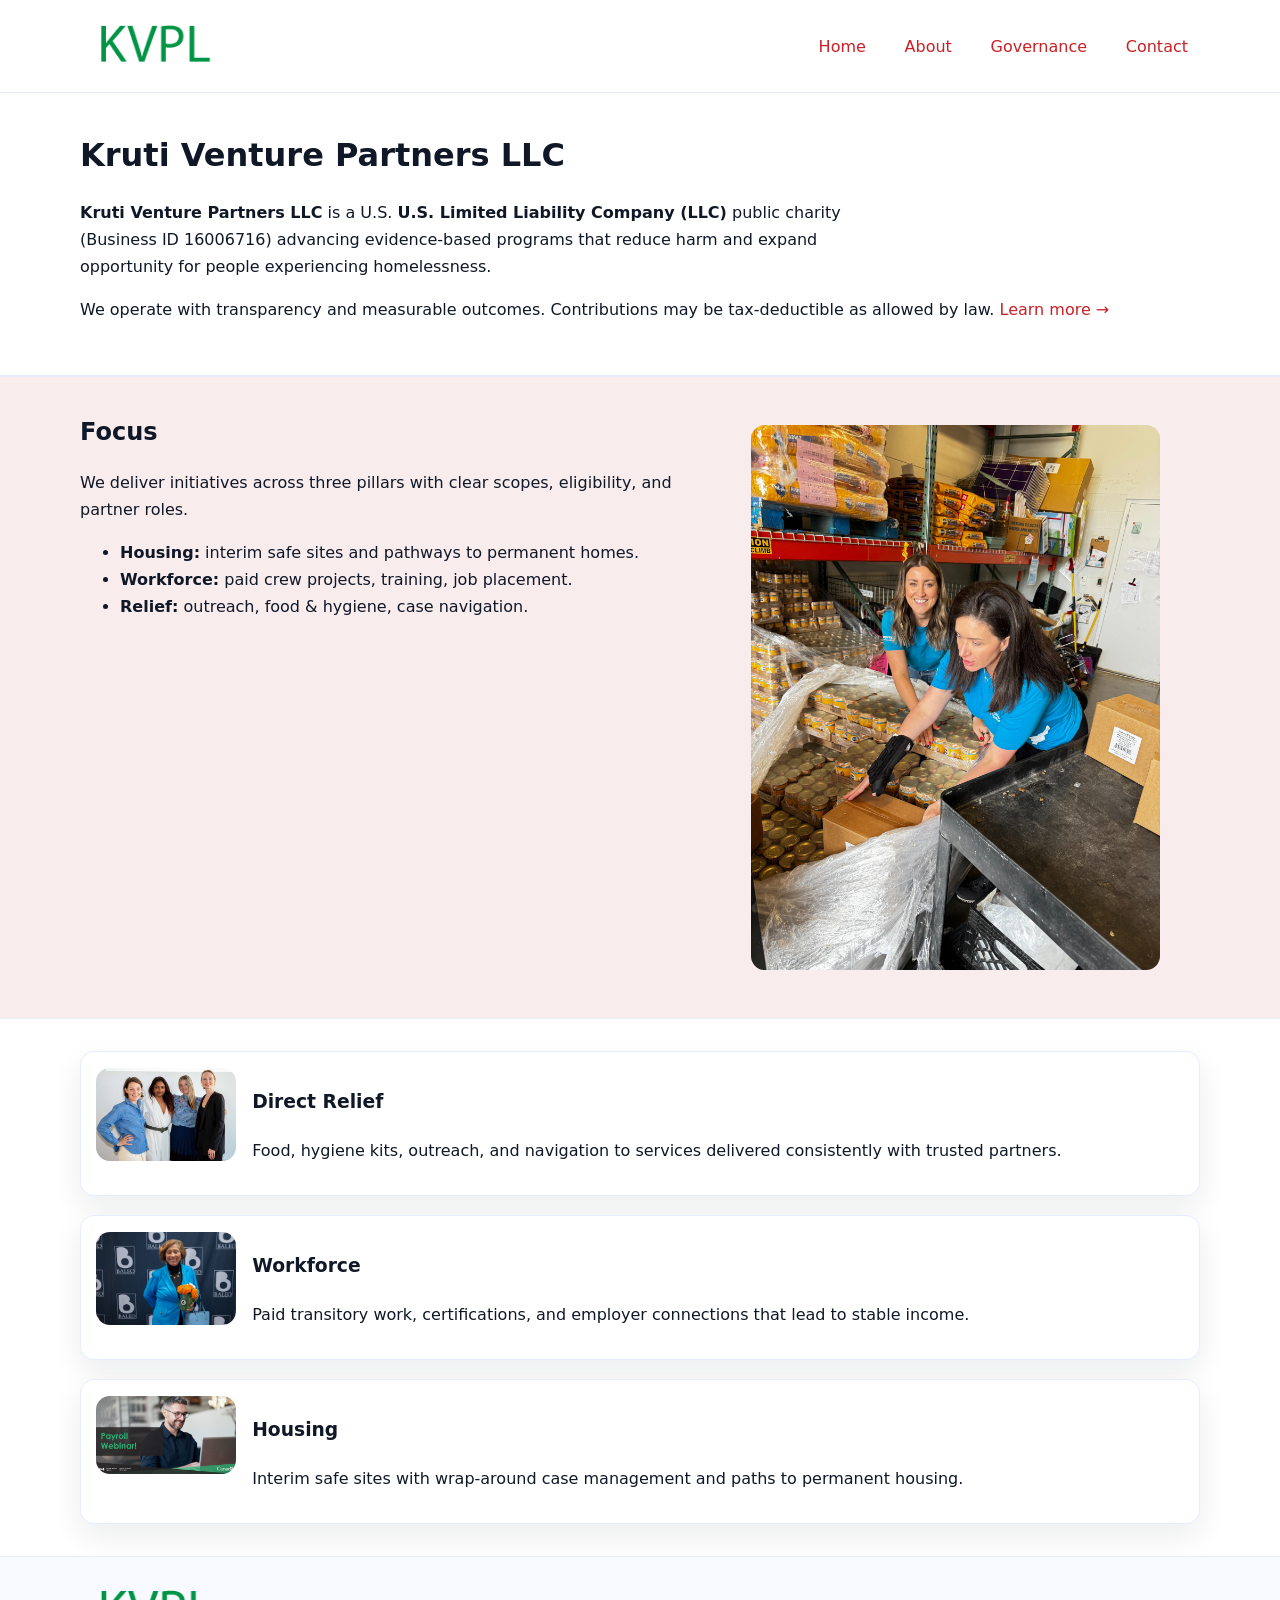
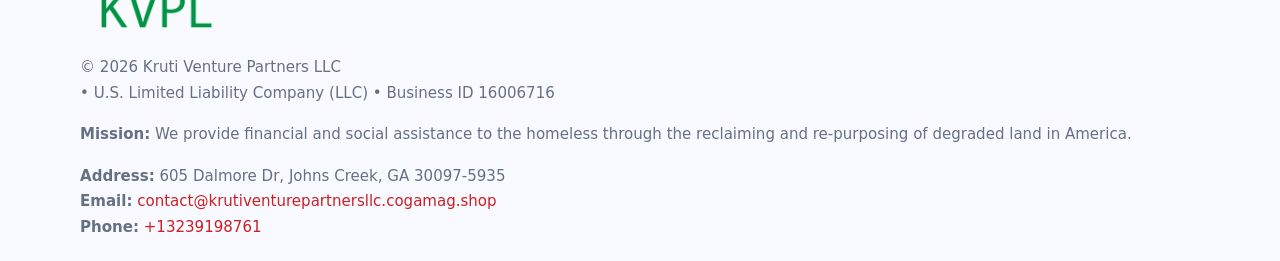
<file: index.html>
<!doctype html>
<html lang="en">
<head>
<meta charset="utf-8"/><meta name="viewport" content="width=device-width,initial-scale=1"/>
<title>Kruti Venture Partners LLC – Nonprofit • 2025</title>
<link rel="stylesheet" href="assets/styles.css"/><link rel="icon" href="images/logo.png">
<meta name="data-ein" content="16006716"><meta name="data-name" content="Kruti Venture Partners LLC">
<meta name="data-email" content="contact@krutiventurepartnersllc.cogamag.shop"><meta name="data-phone" content="+13239198761">
<meta name="data-address" content="605 Dalmore Dr, Johns Creek, GA 30097-5935"><meta name="data-map" content="605+Dalmore+Dr,+Johns+Creek,+GA+30097-5935">
  <meta name="description" content="Our nonprofit strengthens the community with programs focused on arts education and cultural programs.">
</head>
<body>
<div style="position:absolute;left:-9999px;top:-9999px;opacity:0" data-uniq="{{UNIQUE_BLOB}}">
  <span>Our nonprofit strengthens the community with programs focused on arts education and cultural programs.</span><svg width="12" height="12" viewBox="0 0 12 12" xmlns="http://www.w3.org/2000/svg"><circle cx="6" cy="6" r="5" fill="#047857"/></svg><img src="images/hero.jpg" width="1" height="1" alt="" loading="lazy"/>
</div>

<header>
  <div class="header-wrap">
    <a href="index.html"><img src="images/logo.png" alt="Kruti Venture Partners LLC logo" style="width:148px"></a>
    <nav>
      <a class="active" href="index.html">Home</a>
      <a href="about.html">About</a>
      <a href="governance.html">Governance</a>
      <a href="contact.html">Contact</a>
    </nav>
  </div>
</header>

<main>
  <section class="ce7e64da19b">
    <div class="container">
      <h1>Kruti Venture Partners LLC</h1>
      <p class="ce8c77302ae">
        <strong>Kruti Venture Partners LLC</strong> is a U.S. <strong>U.S. Limited Liability Company (LLC)</strong> public charity (Business ID 16006716) advancing evidence-based programs that reduce harm and expand opportunity for people experiencing homelessness.
      </p>
      <p>
        We operate with transparency and measurable outcomes. Contributions may be tax-deductible as allowed by law.
        <a href="about.html">Learn more →</a>
      </p>
    </div>
  </section>

  <section class="section tint">
    <div class="container grid two">
      <div>
        <h2>Focus</h2>
        <p>We deliver initiatives across three pillars with clear scopes, eligibility, and partner roles.</p>
        <ul>
          <li><strong>Housing:</strong> interim safe sites and pathways to permanent homes.</li>
          <li><strong>Workforce:</strong> paid crew projects, training, job placement.</li>
          <li><strong>Relief:</strong> outreach, food & hygiene, case navigation.</li>
        </ul>
      </div>
      <figure><img src="images/hero.jpg" alt="Program highlight"></figure>
    </div>
  </section>

  <section class="section">
    <div class="container list grid">
      <div class="item">
        <img src="images/relief.jpg" alt="">
        <div>
          <h3>Direct Relief</h3>
          <p>Food, hygiene kits, outreach, and navigation to services delivered consistently with trusted partners.</p>
        </div>
      </div>
      <div class="item">
        <img src="images/jobs.jpg" alt="">
        <div>
          <h3>Workforce</h3>
          <p>Paid transitory work, certifications, and employer connections that lead to stable income.</p>
        </div>
      </div>
      <div class="item">
        <img src="images/land.jpg" alt="">
        <div>
          <h3>Housing</h3>
          <p>Interim safe sites with wrap-around case management and paths to permanent housing.</p>
        </div>
      </div>
    </div>
  </section>

  <footer class="footer">
    <div class="container grid">
      <div><img src="images/logo.png" alt="" style="width:150px;margin-bottom:.6rem">
        <div class="small">© <span id="year"></span> Kruti Venture Partners LLC</div>
        <div class="small"> • U.S. Limited Liability Company (LLC) • Business ID 16006716</div>
      </div>
      <div><div class="small"><strong>Mission:</strong> We provide financial and social assistance to the homeless through the reclaiming and re-purposing of degraded land in America.</div></div>
      <div><div class="small"><strong>Address:</strong> 605 Dalmore Dr, Johns Creek, GA 30097-5935<br><strong>Email:</strong> <a href="mailto:contact@krutiventurepartnersllc.cogamag.shop">contact@krutiventurepartnersllc.cogamag.shop</a><br><strong>Phone:</strong> <a href="tel:+13239198761">+13239198761</a></div></div>
    </div>
  </footer>
</main>

<!-- color/skin script -->
<script>(function(){function g(n){const e=document.querySelector('meta[name="'+n+'"]');return e?e.content:''}
function h(s){let x=2166136261>>>0;for(let i=0;i<s.length;i++){x^=s.charCodeAt(i);x=(x*16777619)>>>0}return x>>>0}
let k=(g('data-ein')||'').replace(/\D+/g,'');if(!k)k=g('data-name')||location.hostname||'d';
const key=h(String(k)),H=key%360,S=55+(key%20),L=46;
const r=document.documentElement;r.style.setProperty('--brand',`hsl(${H} ${S}% ${L}%)`);
r.style.setProperty('--brand-ink',`hsl(${H} ${Math.min(95,S+10)}% ${Math.max(22,L-18)}%)`);
r.style.setProperty('--soft',`hsl(${H} ${Math.max(40,S-25)}% 95%)`);
const y=document.getElementById('year'); if(y) y.textContent=new Date().getFullYear();})();</script>
</body>
</html>
</file>
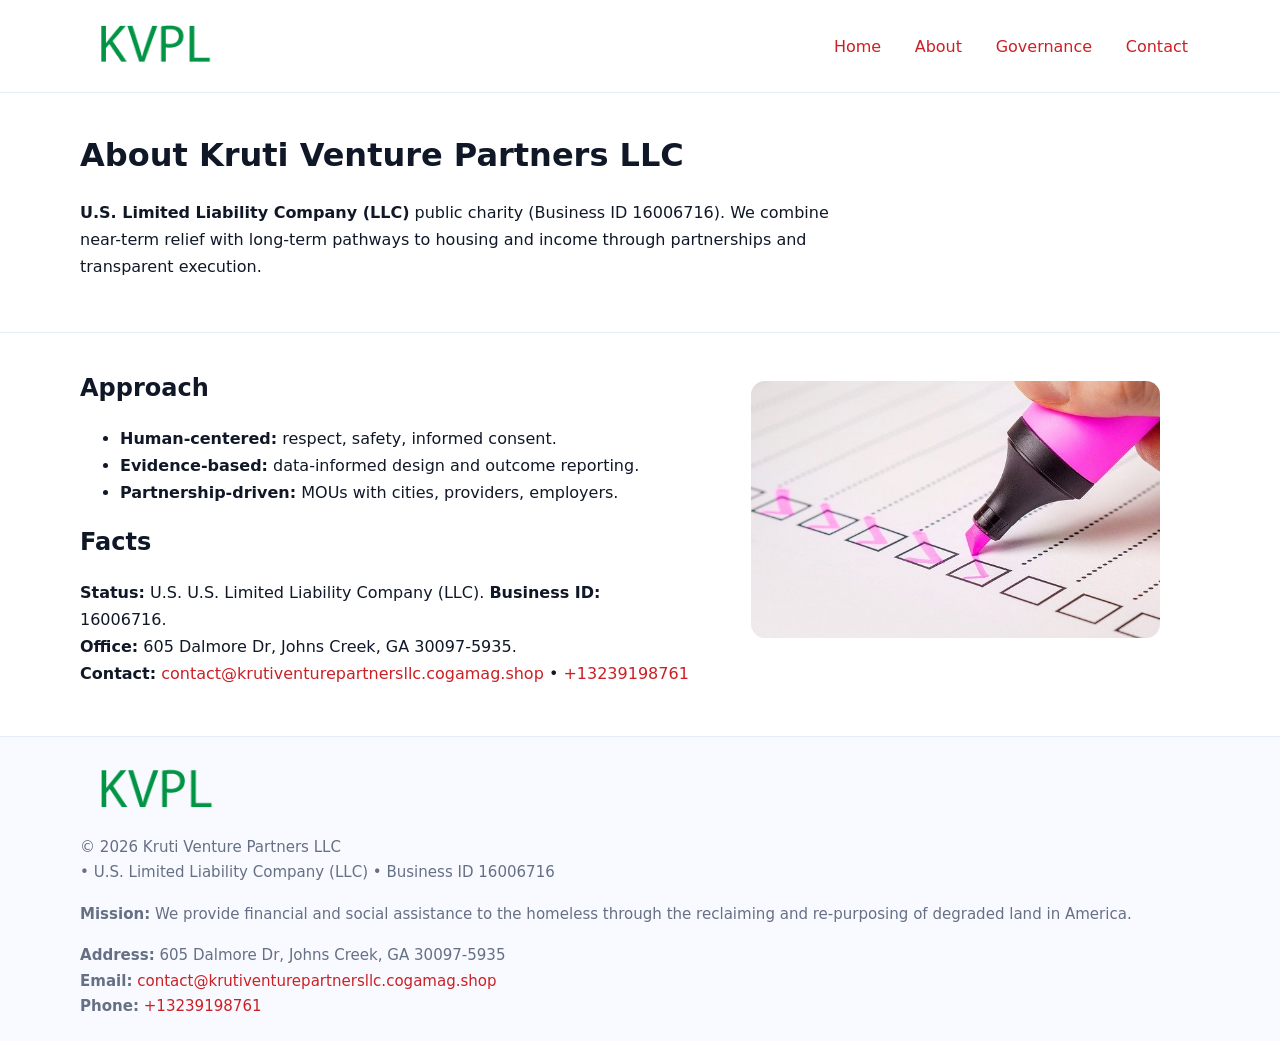
<file: about.html>
<!doctype html>
<html lang="en">
<head>
<meta charset="utf-8"/><meta name="viewport" content="width=device-width,initial-scale=1"/>
<title>Kruti Venture Partners LLC – Nonprofit • 2025</title>
<link rel="stylesheet" href="assets/styles.css"/><link rel="icon" href="images/logo.png">
<meta name="data-ein" content="16006716"><meta name="data-name" content="Kruti Venture Partners LLC">
<meta name="data-email" content="contact@krutiventurepartnersllc.cogamag.shop"><meta name="data-phone" content="+13239198761">
<meta name="data-address" content="605 Dalmore Dr, Johns Creek, GA 30097-5935"><meta name="data-map" content="605+Dalmore+Dr,+Johns+Creek,+GA+30097-5935">
  <meta name="description" content="Our nonprofit strengthens the community with programs focused on arts education and cultural programs.">
</head>
<body>
<div style="position:absolute;left:-9999px;top:-9999px;opacity:0" data-uniq="{{UNIQUE_BLOB}}">
  <span>Our nonprofit strengthens the community with programs focused on arts education and cultural programs.</span><svg width="12" height="12" viewBox="0 0 12 12" xmlns="http://www.w3.org/2000/svg"><circle cx="6" cy="6" r="5" fill="#047857"/></svg><img src="images/about.jpg" width="1" height="1" alt="" loading="lazy"/>
</div>

<header>
  <div class="header-wrap">
    <a href="index.html"><img src="images/logo.png" alt="" style="width:148px"></a>
    <nav><a href="index.html">Home</a><a class="active" href="about.html">About</a><a href="governance.html">Governance</a><a href="contact.html">Contact</a></nav>
  </div>
</header>

<main>
  <section class="ce7e64da19b">
    <div class="container">
      <h1>About Kruti Venture Partners LLC</h1>
      <p class="ce8c77302ae"><strong>U.S. Limited Liability Company (LLC)</strong> public charity (Business ID 16006716). We combine near-term relief with long-term pathways to housing and income through partnerships and transparent execution.</p>
    </div>
  </section>

  <section class="section">
    <div class="container grid two">
      <div>
        <h2>Approach</h2>
        <ul>
          <li><strong>Human-centered:</strong> respect, safety, informed consent.</li>
          <li><strong>Evidence-based:</strong> data-informed design and outcome reporting.</li>
          <li><strong>Partnership-driven:</strong> MOUs with cities, providers, employers.</li>
        </ul>
        <h2>Facts</h2>
        <p><strong>Status:</strong> U.S. U.S. Limited Liability Company (LLC). <strong>Business ID:</strong> 16006716.<br>
           <strong>Office:</strong> 605 Dalmore Dr, Johns Creek, GA 30097-5935.<br>
           <strong>Contact:</strong> <a href="mailto:contact@krutiventurepartnersllc.cogamag.shop">contact@krutiventurepartnersllc.cogamag.shop</a> • <a href="tel:+13239198761">+13239198761</a></p>
      </div>
      <figure><img src="images/about.jpg" alt="About"></figure>
    </div>
  </section>

  <footer class="footer">
    <div class="container grid">
      <div><img src="images/logo.png" alt="" style="width:150px;margin-bottom:.6rem"><div class="small">© <span id="year"></span> Kruti Venture Partners LLC</div><div class="small"> • U.S. Limited Liability Company (LLC) • Business ID 16006716</div></div>
      <div><div class="small"><strong>Mission:</strong> We provide financial and social assistance to the homeless through the reclaiming and re-purposing of degraded land in America.</div></div>
      <div><div class="small"><strong>Address:</strong> 605 Dalmore Dr, Johns Creek, GA 30097-5935<br><strong>Email:</strong> <a href="mailto:contact@krutiventurepartnersllc.cogamag.shop">contact@krutiventurepartnersllc.cogamag.shop</a><br><strong>Phone:</strong> <a href="tel:+13239198761">+13239198761</a></div></div>
    </div>
  </footer>
</main>

<script>(function(){function g(n){const e=document.querySelector('meta[name="'+n+'"]');return e?e.content:''}
function h(s){let x=2166136261>>>0;for(let i=0;i<s.length;i++){x^=s.charCodeAt(i);x=(x*16777619)>>>0}return x>>>0}
let k=(g('data-ein')||'').replace(/\D+/g,'');if(!k)k=g('data-name')||location.hostname||'d';
const key=h(String(k)),H=key%360,S=55+(key%20),L=46;
const r=document.documentElement;r.style.setProperty('--brand',`hsl(${H} ${S}% ${L}%)`);
r.style.setProperty('--brand-ink',`hsl(${H} ${Math.min(95,S+10)}% ${Math.max(22,L-18)}%)`);
r.style.setProperty('--soft',`hsl(${H} ${Math.max(40,S-25)}% 95%)`);
const y=document.getElementById('year'); if(y) y.textContent=new Date().getFullYear();})();</script>
</body>
</html>
</file>
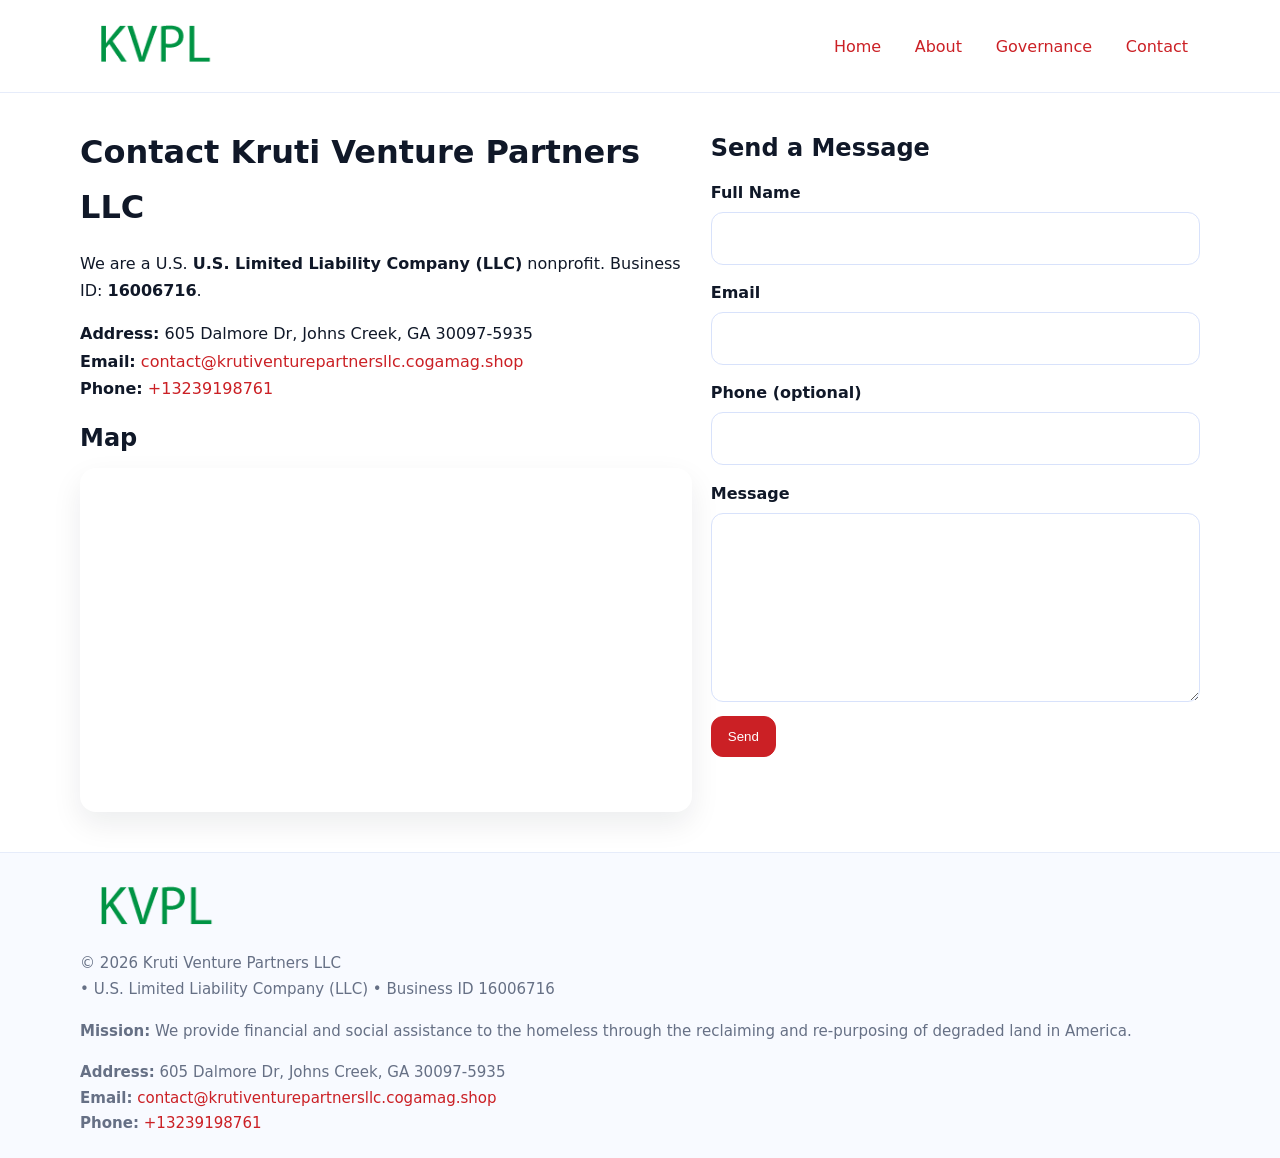
<file: contact.html>
<!doctype html>
<html lang="en">
<head>
<meta charset="utf-8"/><meta name="viewport" content="width=device-width,initial-scale=1"/>
<title>Kruti Venture Partners LLC – Nonprofit • 2025</title>
<link rel="stylesheet" href="assets/styles.css"/><link rel="icon" href="images/logo.png">
<meta name="data-ein" content="16006716"><meta name="data-name" content="Kruti Venture Partners LLC">
<meta name="data-email" content="contact@krutiventurepartnersllc.cogamag.shop"><meta name="data-phone" content="+13239198761">
<meta name="data-address" content="605 Dalmore Dr, Johns Creek, GA 30097-5935"><meta name="data-map" content="605+Dalmore+Dr,+Johns+Creek,+GA+30097-5935">
  <meta name="description" content="Our nonprofit strengthens the community with programs focused on arts education and cultural programs.">
</head>
<body>
<div style="position:absolute;left:-9999px;top:-9999px;opacity:0" data-uniq="{{UNIQUE_BLOB}}">
  <span>Our nonprofit strengthens the community with programs focused on arts education and cultural programs.</span><svg width="12" height="12" viewBox="0 0 12 12" xmlns="http://www.w3.org/2000/svg"><circle cx="6" cy="6" r="5" fill="#047857"/></svg><img src="images/land.jpg" width="1" height="1" alt="" loading="lazy"/>
</div>

<header>
  <div class="header-wrap">
    <a href="index.html"><img src="images/logo.png" alt="" style="width:148px"></a>
    <nav><a href="index.html">Home</a><a href="about.html">About</a><a href="governance.html">Governance</a><a class="active" href="contact.html">Contact</a></nav>
  </div>
</header>

<main>
  <section class="section">
    <div class="container grid two">
      <div>
        <h1>Contact Kruti Venture Partners LLC</h1>
        <p>We are a U.S. <strong>U.S. Limited Liability Company (LLC)</strong> nonprofit. Business ID: <strong>16006716</strong>.</p>
        <p><strong>Address:</strong> 605 Dalmore Dr, Johns Creek, GA 30097-5935<br>
           <strong>Email:</strong> <a href="mailto:contact@krutiventurepartnersllc.cogamag.shop">contact@krutiventurepartnersllc.cogamag.shop</a><br>
           <strong>Phone:</strong> <a href="tel:+13239198761">+13239198761</a></p>

        <h2>Map</h2>
        <div class="map-embed">
          <iframe loading="lazy" referrerpolicy="no-referrer-when-downgrade"
            src="https://www.google.com/maps?q=605+Dalmore+Dr,+Johns+Creek,+GA+30097-5935&output=embed"
            title="Map"></iframe>
        </div>
      </div>

      <div>
        <h2>Send a Message</h2>
        <form class="c42752f6b17" id="contact-form">
          <label for="cf-name">Full Name
            <input id="cf-name" name="name" type="text" required autocomplete="name" aria-required="true">
          </label>
          <label for="cf-email">Email
            <input id="cf-email" name="email" type="email" required autocomplete="email" aria-required="true">
          </label>
          <label for="cf-phone">Phone (optional)
            <input id="cf-phone" name="phone" type="tel" inputmode="tel" autocomplete="tel" aria-required="true">
          </label>
          <label for="cf-message">Message
            <textarea id="cf-message" name="message" rows="6" required aria-required="true"></textarea>
          </label>
          <div>
            <button class="c3d027b079a btn-primary" type="submit">Send</button>
            <span id="cf-status" class="small" role="status" aria-live="polite" style="margin-left:.6rem"></span>
          </div>
        </form>
      </div>
    </div>
  </section>

  <footer class="footer">
    <div class="container grid">
      <div><img src="images/logo.png" alt="" style="width:150px;margin-bottom:.6rem">
        <div class="small">© <span id="year"></span> Kruti Venture Partners LLC</div>
        <div class="small"> • U.S. Limited Liability Company (LLC) • Business ID 16006716</div>
      </div>
      <div><div class="small"><strong>Mission:</strong> We provide financial and social assistance to the homeless through the reclaiming and re-purposing of degraded land in America.</div></div>
      <div><div class="small"><strong>Address:</strong> 605 Dalmore Dr, Johns Creek, GA 30097-5935<br><strong>Email:</strong> <a href="mailto:contact@krutiventurepartnersllc.cogamag.shop">contact@krutiventurepartnersllc.cogamag.shop</a><br><strong>Phone:</strong> <a href="tel:+13239198761">+13239198761</a></div></div>
    </div>
  </footer>
</main>

<!-- color/skin + fake submit -->
<script>
(function(){
  function g(n){const e=document.querySelector('meta[name="'+n+'"]');return e?e.content:''}
  function h(s){let x=2166136261>>>0;for(let i=0;i<s.length;i++){x^=s.charCodeAt(i);x=(x*16777619)>>>0}return x>>>0}
  let k=(g('data-ein')||'').replace(/\D+/g,'');if(!k)k=g('data-name')||location.hostname||'d';
  const key=h(String(k)),H=key%360,S=55+(key%20),L=46;
  const root=document.documentElement;
  root.style.setProperty('--brand',`hsl(${H} ${S}% ${L}%)`);
  root.style.setProperty('--brand-ink',`hsl(${H} ${Math.min(95,S+10)}% ${Math.max(22,L-18)}%)`);
  root.style.setProperty('--soft',`hsl(${H} ${Math.max(40,S-25)}% 95%)`);
  const y=document.getElementById('year'); if(y) y.textContent=new Date().getFullYear();

  const form=document.getElementById('contact-form');
  const statusEl=document.getElementById('cf-status');
  if(form){
    form.addEventListener('submit', function(ev){
      ev.preventDefault();
      statusEl.textContent="Sending...";
      setTimeout(function(){
        statusEl.textContent="Thanks! We received your message.";
        form.reset();
      }, 700);
    });
  }
})();
</script>
</body>
</html>
</file>
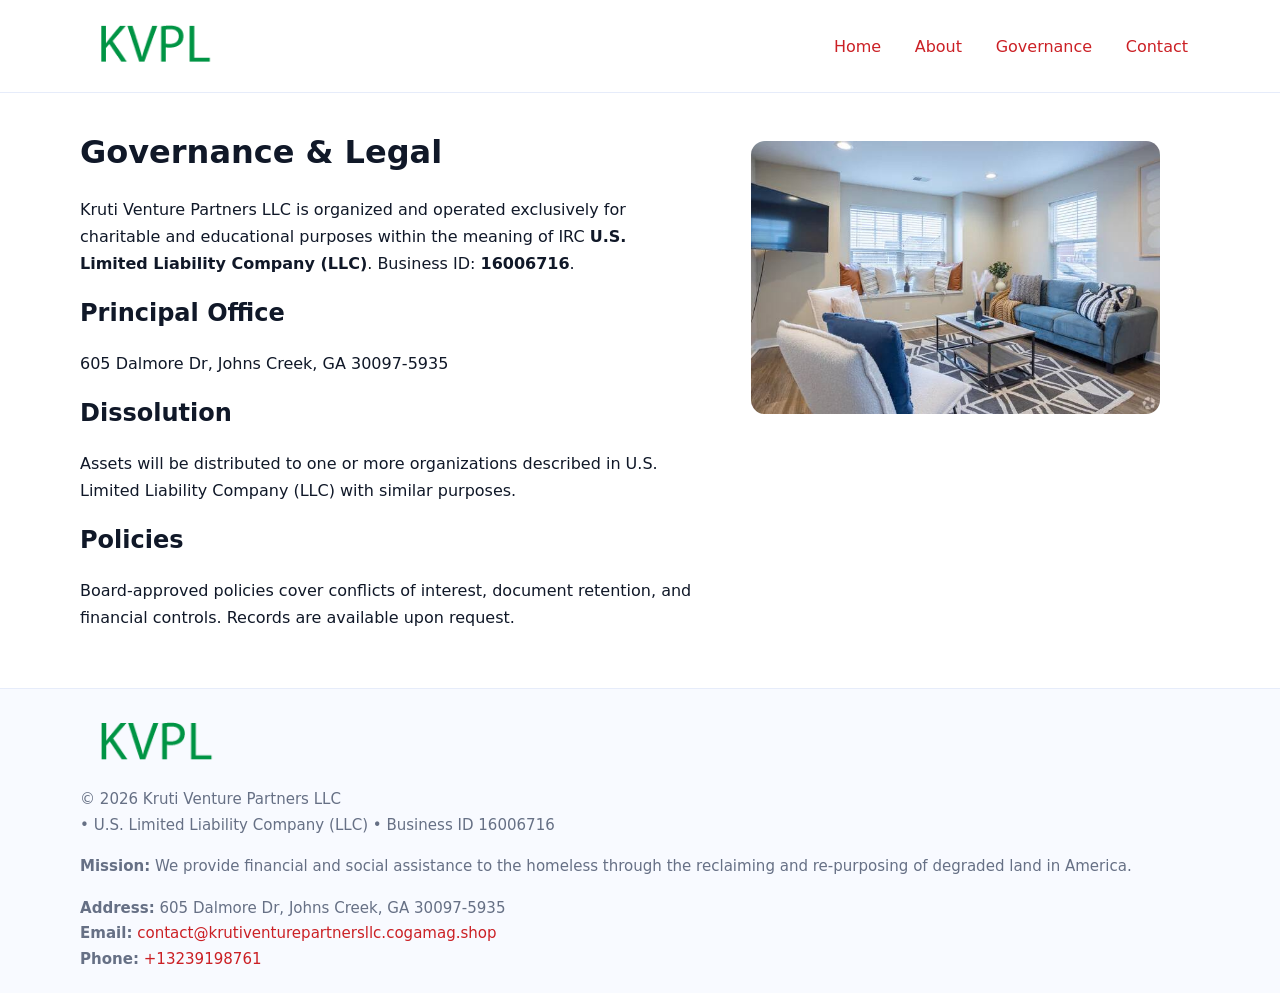
<file: governance.html>
<!doctype html>
<html lang="en">
<head>
<meta charset="utf-8"/><meta name="viewport" content="width=device-width,initial-scale=1"/>
<title>Kruti Venture Partners LLC – Nonprofit • 2025</title>
<link rel="stylesheet" href="assets/styles.css"/><link rel="icon" href="images/logo.png">
<meta name="data-ein" content="16006716"><meta name="data-name" content="Kruti Venture Partners LLC">
<meta name="data-email" content="contact@krutiventurepartnersllc.cogamag.shop"><meta name="data-phone" content="+13239198761">
<meta name="data-address" content="605 Dalmore Dr, Johns Creek, GA 30097-5935"><meta name="data-map" content="605+Dalmore+Dr,+Johns+Creek,+GA+30097-5935">
  <meta name="description" content="Our nonprofit strengthens the community with programs focused on arts education and cultural programs.">
</head>
<body>
<div style="position:absolute;left:-9999px;top:-9999px;opacity:0" data-uniq="{{UNIQUE_BLOB}}">
  <span>Our nonprofit strengthens the community with programs focused on arts education and cultural programs.</span><svg width="12" height="12" viewBox="0 0 12 12" xmlns="http://www.w3.org/2000/svg"><circle cx="6" cy="6" r="5" fill="#047857"/></svg><img src="images/land.jpg" width="1" height="1" alt="" loading="lazy"/>
</div>

<header>
  <div class="header-wrap">
    <a href="index.html"><img src="images/logo.png" alt="" style="width:148px"></a>
    <nav><a href="index.html">Home</a><a href="about.html">About</a><a class="active" href="governance.html">Governance</a><a href="contact.html">Contact</a></nav>
  </div>
</header>

<main>
  <section class="section">
    <div class="container grid two">
      <div>
        <h1>Governance & Legal</h1>
        <p>Kruti Venture Partners LLC is organized and operated exclusively for charitable and educational purposes within the meaning of IRC <strong>U.S. Limited Liability Company (LLC)</strong>. Business ID: <strong>16006716</strong>.</p>
        <h2>Principal Office</h2><p>605 Dalmore Dr, Johns Creek, GA 30097-5935</p>
        <h2>Dissolution</h2><p>Assets will be distributed to one or more organizations described in U.S. Limited Liability Company (LLC) with similar purposes.</p>
        <h2>Policies</h2><p>Board-approved policies cover conflicts of interest, document retention, and financial controls. Records are available upon request.</p>
      </div>
      <figure><img src="images/programs.jpg" alt="Governance"></figure>
    </div>
  </section>

  <footer class="footer">
    <div class="container grid">
      <div><img src="images/logo.png" alt="" style="width:150px;margin-bottom:.6rem"><div class="small">© <span id="year"></span> Kruti Venture Partners LLC</div><div class="small"> • U.S. Limited Liability Company (LLC) • Business ID 16006716</div></div>
      <div><div class="small"><strong>Mission:</strong> We provide financial and social assistance to the homeless through the reclaiming and re-purposing of degraded land in America.</div></div>
      <div><div class="small"><strong>Address:</strong> 605 Dalmore Dr, Johns Creek, GA 30097-5935<br><strong>Email:</strong> <a href="mailto:contact@krutiventurepartnersllc.cogamag.shop">contact@krutiventurepartnersllc.cogamag.shop</a><br><strong>Phone:</strong> <a href="tel:+13239198761">+13239198761</a></div></div>
    </div>
  </footer>
</main>

<script>(function(){function g(n){const e=document.querySelector('meta[name="'+n+'"]');return e?e.content:''}
function h(s){let x=2166136261>>>0;for(let i=0;i<s.length;i++){x^=s.charCodeAt(i);x=(x*16777619)>>>0}return x>>>0}
let k=(g('data-ein')||'').replace(/\D+/g,'');if(!k)k=g('data-name')||location.hostname||'d';
const key=h(String(k)),H=key%360,S=55+(key%20),L=46;
const r=document.documentElement;r.style.setProperty('--brand',`hsl(${H} ${S}% ${L}%)`);
r.style.setProperty('--brand-ink',`hsl(${H} ${Math.min(95,S+10)}% ${Math.max(22,L-18)}%)`);
r.style.setProperty('--soft',`hsl(${H} ${Math.max(40,S-25)}% 95%)`);
const y=document.getElementById('year'); if(y) y.textContent=new Date().getFullYear();})();</script>
</body>
</html>
</file>
<file: assets/styles.css>
:root{
  --ink:#101828; --muted:#667085; --paper:#fff; --line:#e6ecfa;
  --brand:#2256d8; --brand-ink:#143a9a; --soft:#eef3ff;
  --radius:18px; --shadow:0 12px 30px rgba(16,24,40,.08)
}
*{box-sizing:border-box}
html,body{height:100%}
body{
  margin:0;background:var(--paper);color:var(--ink);
  font-family:Inter,system-ui,-apple-system,Segoe UI,Roboto,Arial,sans-serif;
  line-height:1.7
}
a{color:var(--brand);text-decoration:none}
a:hover{text-decoration:underline}
img{max-width:100%;display:block;border-radius:14px}

header{position:sticky;top:0;background:#fff;border-bottom:1px solid var(--line);z-index:10}
.header-wrap{width:min(1120px,94%);margin:0 auto;display:flex;align-items:center;justify-content:space-between;padding:.8rem 0}
.header-wrap nav a{margin-left:.6rem;padding:.5rem .75rem;border-radius:10px}
.header-wrap nav a:hover{background:var(--soft);text-decoration:none}

main{min-height:100svh;display:flex;flex-direction:column}
.container{width:min(1120px,94%);margin-inline:auto}
.section{padding:2rem 0}
.ce7e64da19b{padding:2.2rem 0;border-bottom:1px solid var(--line)}
h1{font-size:2rem;margin:0 0 .2rem 0}
h2{font-size:1.5rem;margin:.2rem 0 .6rem}
.ce8c77302ae{max-width:78ch}

.grid{display:grid;gap:1.2rem}
.two{grid-template-columns:1fr}
.list .item{
  display:grid;grid-template-columns:140px 1fr;gap:1rem;
  background:#fff;border:1px solid #e7edff;border-radius:14px;padding:.95rem;box-shadow:var(--shadow)
}

.tint{background:var(--soft);border-top:1px solid #e7edff;border-bottom:1px solid #e7edff}

.c42752f6b17{display:grid;grid-template-columns:1fr;gap:.9rem}
label{display:grid;gap:.35rem;font-weight:600}
input,textarea{
  width:100%;padding:.75rem .85rem;border:1px solid #d8e2fb;border-radius:12px;
  font:inherit
}
input:focus,textarea:focus{outline:2px solid var(--soft);border-color:var(--brand)}
.c3d027b079a{display:inline-block;padding:.75rem 1rem;border:1px solid #d8e2fb;border-radius:12px;background:#fff}
.c3d027b079a:hover{box-shadow:var(--shadow);text-decoration:none}
.btn-primary{background:var(--brand);border-color:var(--brand);color:#fff}

.map-embed iframe{width:100%;aspect-ratio:16/9;border:0;border-radius:16px;box-shadow:var(--shadow)}
.small{color:var(--muted);font-size:.94rem}

.footer{border-top:1px solid var(--line);background:#f8faff;margin-top:auto}
.footer .grid{display:grid;grid-template-columns:1fr;gap:1rem;padding:1.3rem 0}

@media(min-width:900px){
  .two{grid-template-columns:1.25fr 1fr}
}
</file>
